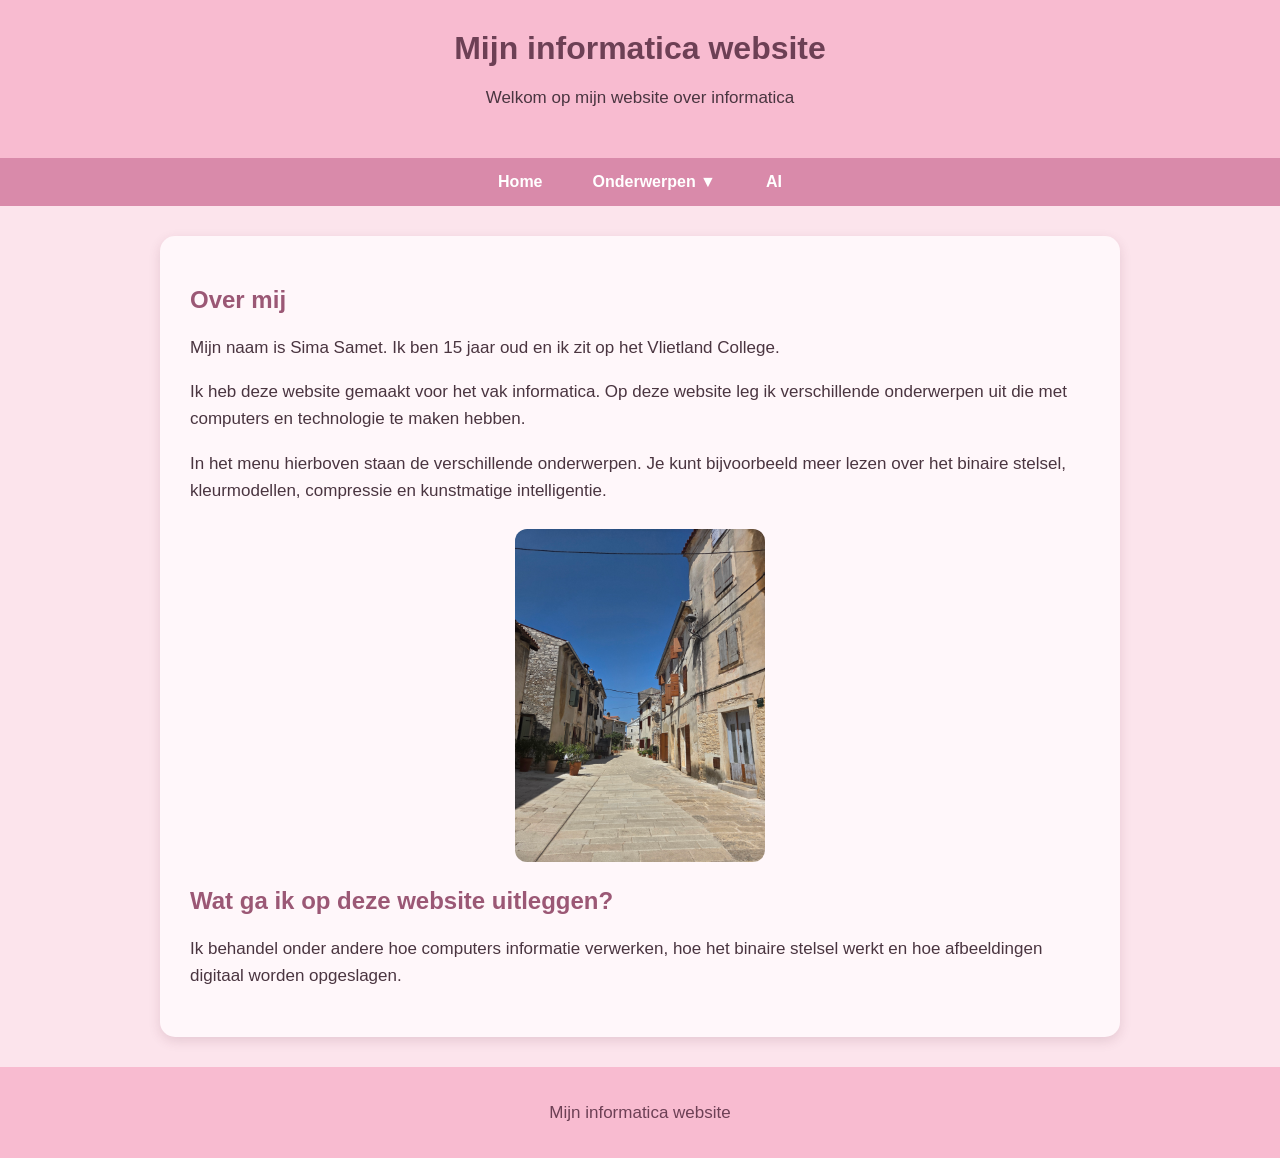
<file: index.html>
<!DOCTYPE html>
<html lang="nl">

<head>
    <meta charset="utf-8">
    <title>Mijn informatica website</title>

    <!-- Dit koppelt het CSS-bestand aan mijn homepage -->
    <link rel="stylesheet" type="text/css" href="opmaak.css">
</head>

<body>

    <!-- Dit is de bovenkant van mijn website -->
    <header>
        <h1>Mijn informatica website</h1>
        <p>Welkom op mijn website over informatica</p>
    </header>


    <!-- Dit is het menu van mijn website -->
    <nav>
        <ul>

            <!-- Link naar de homepage -->
            <li>
                <a href="index.html">Home</a>
            </li>

            <!-- Dit is het dropdownmenu -->
            <li class="dropdown">
                <a href="#">Onderwerpen ▼</a>

                <!-- Deze lijst verschijnt als ik over Onderwerpen ga -->
                <ul class="dropdown-inhoud">

                    <li>
                        <a href="invoer-verwerking-uitvoer.html">
                            Invoer - verwerking - uitvoer
                        </a>
                    </li>

                    <li>
                        <a href="binairstelsel.html">
                            Binair stelsel
                        </a>
                    </li>

                    <li>
                        <a href="kleurmodellen.html">
                            Kleurmodellen
                        </a>
                    </li>

                    <li>
                        <a href="compressie.html">
                            Compressie
                        </a>
                    </li>

                </ul>
            </li>

            <!-- Link naar de AI-pagina -->
            <li>
                <a href="ai.html">AI</a>
            </li>

        </ul>
    </nav>


    <!-- Hier staat de belangrijkste inhoud van mijn homepage -->
    <main>

        <h2>Over mij</h2>

        <p>
            Mijn naam is Sima Samet. Ik ben 15 jaar oud
            en ik zit op het Vlietland College.
        </p>

        <p>
            Ik heb deze website gemaakt voor het vak informatica.
            Op deze website leg ik verschillende onderwerpen uit
            die met computers en technologie te maken hebben.
        </p>

        <p>
            In het menu hierboven staan de verschillende onderwerpen.
            Je kunt bijvoorbeeld meer lezen over het binaire stelsel,
            kleurmodellen, compressie en kunstmatige intelligentie.
        </p>


        <!-- Afbeelding op mijn homepage -->
        <img class="homepage-afbeelding"
             src="20260725_142652(0).jpg"
             alt="Een foto van gebouwen in kroatië">


        <h2>Wat ga ik op deze website uitleggen?</h2>

        <p>
            Ik behandel onder andere hoe computers informatie verwerken,
            hoe het binaire stelsel werkt en hoe afbeeldingen digitaal
            worden opgeslagen.
        </p>

    </main>


    <!-- Dit is de onderkant van mijn website -->
    <footer>
        <p>Mijn informatica website</p>
    </footer>

</body>
</html>
</file>
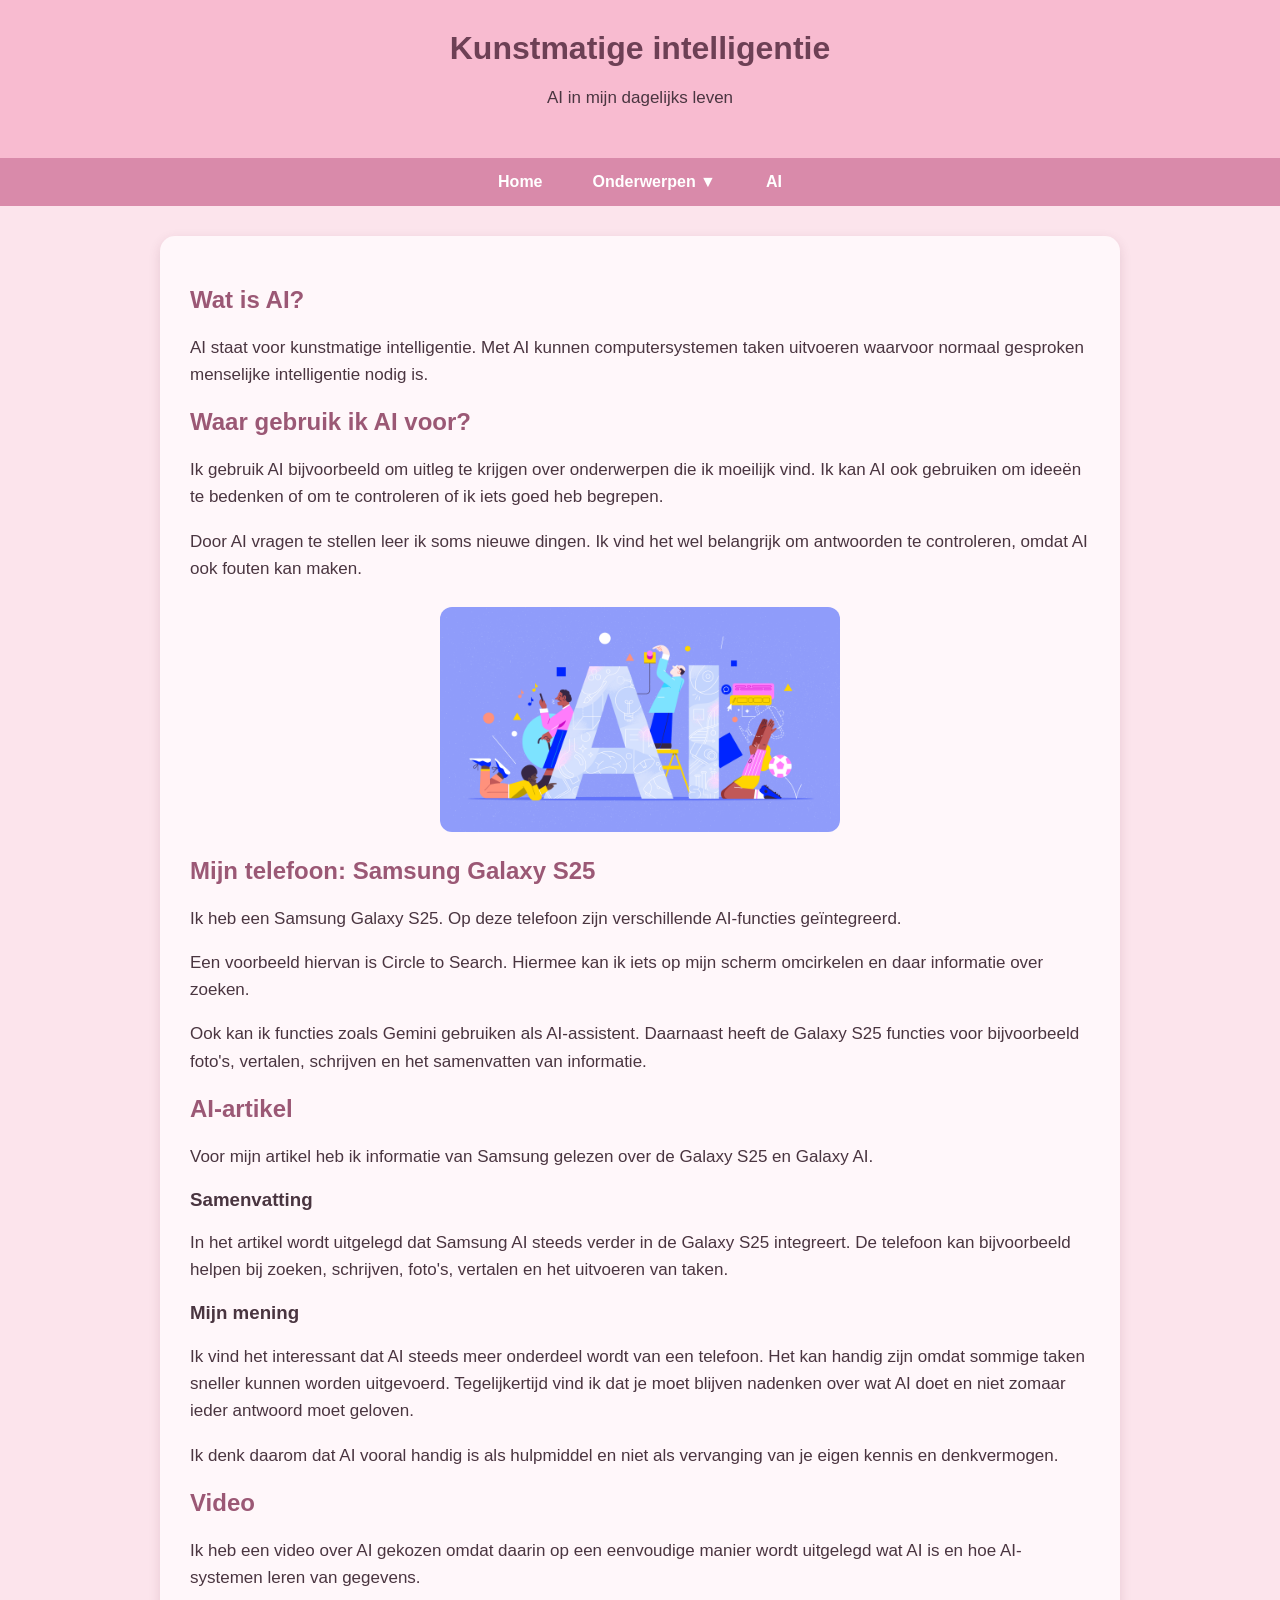
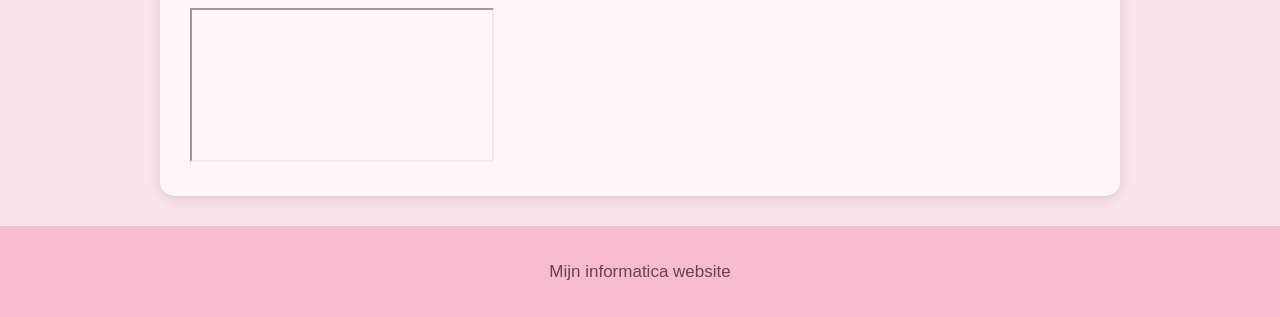
<file: ai.html>
<!DOCTYPE html>
<html lang="nl">

<head>
    <meta charset="utf-8">
    <title>Kunstmatige intelligentie</title>

    <!-- Dit koppelt mijn CSS-bestand aan deze pagina -->
    <link rel="stylesheet" type="text/css" href="opmaak.css">
</head>

<body>

    <!-- Titel van de pagina -->
    <header>
        <h1>Kunstmatige intelligentie</h1>
        <p>AI in mijn dagelijks leven</p>
    </header>


    <!-- Navigatiemenu -->
    <nav>
        <ul>

            <li>
                <a href="index.html">Home</a>
            </li>

            <li class="dropdown">
                <a href="#">Onderwerpen ▼</a>

                <ul class="dropdown-inhoud">

                    <li>
                        <a href="invoer-verwerking-uitvoer.html">
                            Invoer - verwerking - uitvoer
                        </a>
                    </li>

                    <li>
                        <a href="binairstelsel.html">
                            Binair stelsel
                        </a>
                    </li>

                    <li>
                        <a href="kleurmodellen.html">
                            Kleurmodellen
                        </a>
                    </li>

                    <li>
                        <a href="compressie.html">
                            Compressie
                        </a>
                    </li>

                </ul>
            </li>

            <li>
                <a href="ai.html">AI</a>
            </li>

        </ul>
    </nav>


    <main>

        <h2>Wat is AI?</h2>

        <p>
            AI staat voor kunstmatige intelligentie. Met AI kunnen
            computersystemen taken uitvoeren waarvoor normaal gesproken
            menselijke intelligentie nodig is.
        </p>


        <h2>Waar gebruik ik AI voor?</h2>

        <p>
            Ik gebruik AI bijvoorbeeld om uitleg te krijgen over
            onderwerpen die ik moeilijk vind. Ik kan AI ook gebruiken
            om ideeën te bedenken of om te controleren of ik iets
            goed heb begrepen.
        </p>

        <p>
            Door AI vragen te stellen leer ik soms nieuwe dingen.
            Ik vind het wel belangrijk om antwoorden te controleren,
            omdat AI ook fouten kan maken.
        </p>


        <!-- Afbeelding bij AI -->
        <img class="onderwerp-afbeelding"
             src="COVER.png"
             alt="Kunstmatige intelligentie">


        <h2>Mijn telefoon: Samsung Galaxy S25</h2>

        <p>
            Ik heb een Samsung Galaxy S25. Op deze telefoon zijn
            verschillende AI-functies geïntegreerd.
        </p>

        <p>
            Een voorbeeld hiervan is Circle to Search. Hiermee kan
            ik iets op mijn scherm omcirkelen en daar informatie
            over zoeken.
        </p>

        <p>
            Ook kan ik functies zoals Gemini gebruiken als
            AI-assistent. Daarnaast heeft de Galaxy S25 functies
            voor bijvoorbeeld foto's, vertalen, schrijven en
            het samenvatten van informatie.
        </p>


        <h2>AI-artikel</h2>

        <p>
            Voor mijn artikel heb ik informatie van Samsung gelezen
            over de Galaxy S25 en Galaxy AI.
        </p>

        <h3>Samenvatting</h3>

        <p>
            In het artikel wordt uitgelegd dat Samsung AI steeds
            verder in de Galaxy S25 integreert. De telefoon kan
            bijvoorbeeld helpen bij zoeken, schrijven, foto's,
            vertalen en het uitvoeren van taken.
        </p>

        <h3>Mijn mening</h3>

        <p>
            Ik vind het interessant dat AI steeds meer onderdeel
            wordt van een telefoon. Het kan handig zijn omdat
            sommige taken sneller kunnen worden uitgevoerd.
            Tegelijkertijd vind ik dat je moet blijven nadenken
            over wat AI doet en niet zomaar ieder antwoord moet
            geloven.
        </p>

        <p>
            Ik denk daarom dat AI vooral handig is als hulpmiddel
            en niet als vervanging van je eigen kennis en
            denkvermogen.
        </p>


        <h2>Video</h2>

        <p>
            Ik heb een video over AI gekozen omdat daarin op een
            eenvoudige manier wordt uitgelegd wat AI is en hoe
            AI-systemen leren van gegevens.
        </p>


        <!--
        Ik heb deze video bekeken voordat ik hem aan mijn website toevoeg.
        De video legt AI uit met algoritmen, data en neurale netwerken.
        -->
        <div class="video">
            <iframe
                src="https://www.youtube.com/embed/zFPvVY2nvao"
                title="Hoe werkt AI?"
                allowfullscreen>
            </iframe>
        </div>

    </main>


    <footer>
        <p>Mijn informatica website</p>
    </footer>

</body>
</html>
</file>
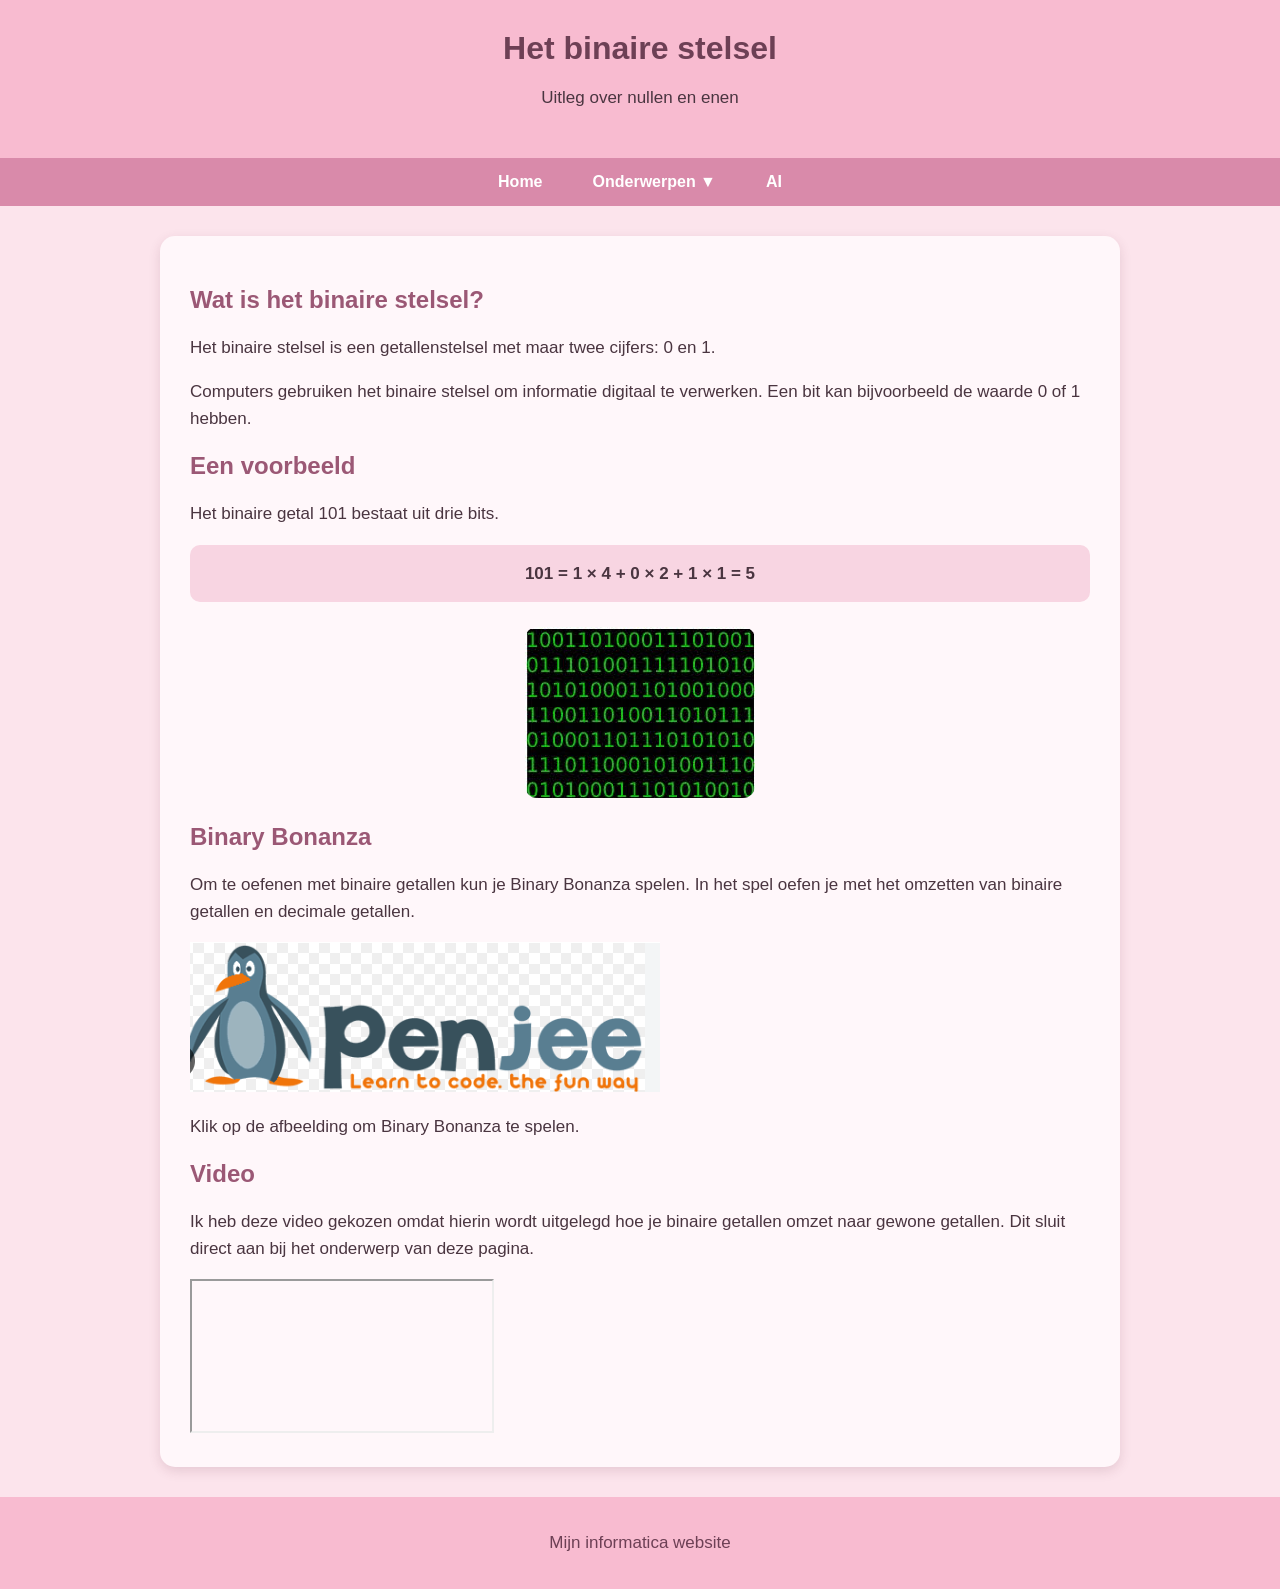
<file: binairstelsel.html>
<!DOCTYPE html>
<html lang="nl">

<head>
    <meta charset="utf-8">
    <title>Binair stelsel</title>

    <!-- Dit koppelt mijn CSS-bestand aan deze pagina -->
    <link rel="stylesheet" type="text/css" href="opmaak.css">
</head>

<body>

    <!-- Titel van de pagina -->
    <header>
        <h1>Het binaire stelsel</h1>
        <p>Uitleg over nullen en enen</p>
    </header>


    <!-- Navigatiemenu -->
    <nav>
        <ul>

            <li>
                <a href="index.html">Home</a>
            </li>

            <li class="dropdown">
                <a href="#">Onderwerpen ▼</a>

                <ul class="dropdown-inhoud">

                    <li>
                        <a href="invoer-verwerking-uitvoer.html">
                            Invoer - verwerking - uitvoer
                        </a>
                    </li>

                    <li>
                        <a href="binairstelsel.html">
                            Binair stelsel
                        </a>
                    </li>

                    <li>
                        <a href="kleurmodellen.html">
                            Kleurmodellen
                        </a>
                    </li>

                    <li>
                        <a href="compressie.html">
                            Compressie
                        </a>
                    </li>

                </ul>
            </li>

            <li>
                <a href="ai.html">AI</a>
            </li>

        </ul>
    </nav>


    <!-- Hoofdinhoud -->
    <main>

        <h2>Wat is het binaire stelsel?</h2>

        <p>
            Het binaire stelsel is een getallenstelsel met maar
            twee cijfers: 0 en 1.
        </p>

        <p>
            Computers gebruiken het binaire stelsel om informatie
            digitaal te verwerken. Een bit kan bijvoorbeeld de
            waarde 0 of 1 hebben.
        </p>


        <h2>Een voorbeeld</h2>

        <p>
            Het binaire getal 101 bestaat uit drie bits.
        </p>

        <p class="voorbeeld">
            101 = 1 × 4 + 0 × 2 + 1 × 1 = 5
        </p>


        <!-- Afbeelding over het binaire stelsel -->
        <img class="onderwerp-afbeelding"
             src="images (2).jpeg"
             alt="Een afbeelding met binaire cijfers">


        <h2>Binary Bonanza</h2>

        <p>
            Om te oefenen met binaire getallen kun je Binary Bonanza
            spelen. In het spel oefen je met het omzetten van
            binaire getallen en decimale getallen.
        </p>


        <!--
        Deze afbeelding is een link.
        Als je op de afbeelding klikt, opent Binary Bonanza.
        -->
        <a href="https://games.penjee.com/binary-bonanza/"
           target="_blank">

            <img class="link-afbeelding"
                 src="Screenshot 2026-10-11 16.05.22.png"
                 alt="Klik hier om Binary Bonanza te spelen">

        </a>

        <p class="kleine-tekst">
            Klik op de afbeelding om Binary Bonanza te spelen.
        </p>


        <h2>Video</h2>

        <p>
            Ik heb deze video gekozen omdat hierin wordt uitgelegd
            hoe je binaire getallen omzet naar gewone getallen.
            Dit sluit direct aan bij het onderwerp van deze pagina.
        </p>


        <!--
        Deze video legt het binaire positiestelsel uit.
        Ik heb de video bekeken voordat ik hem aan de website toevoeg.
        -->
        <div class="video">
            <iframe
                src="https://www.youtube.com/embed/bQ5RcTE8_dE"
                title="Uitleg over het binaire positiestelsel"
                allowfullscreen>
            </iframe>
        </div>

    </main>


    <!-- Voettekst -->
    <footer>
        <p>Mijn informatica website</p>
    </footer>

</body>
</html>
</file>
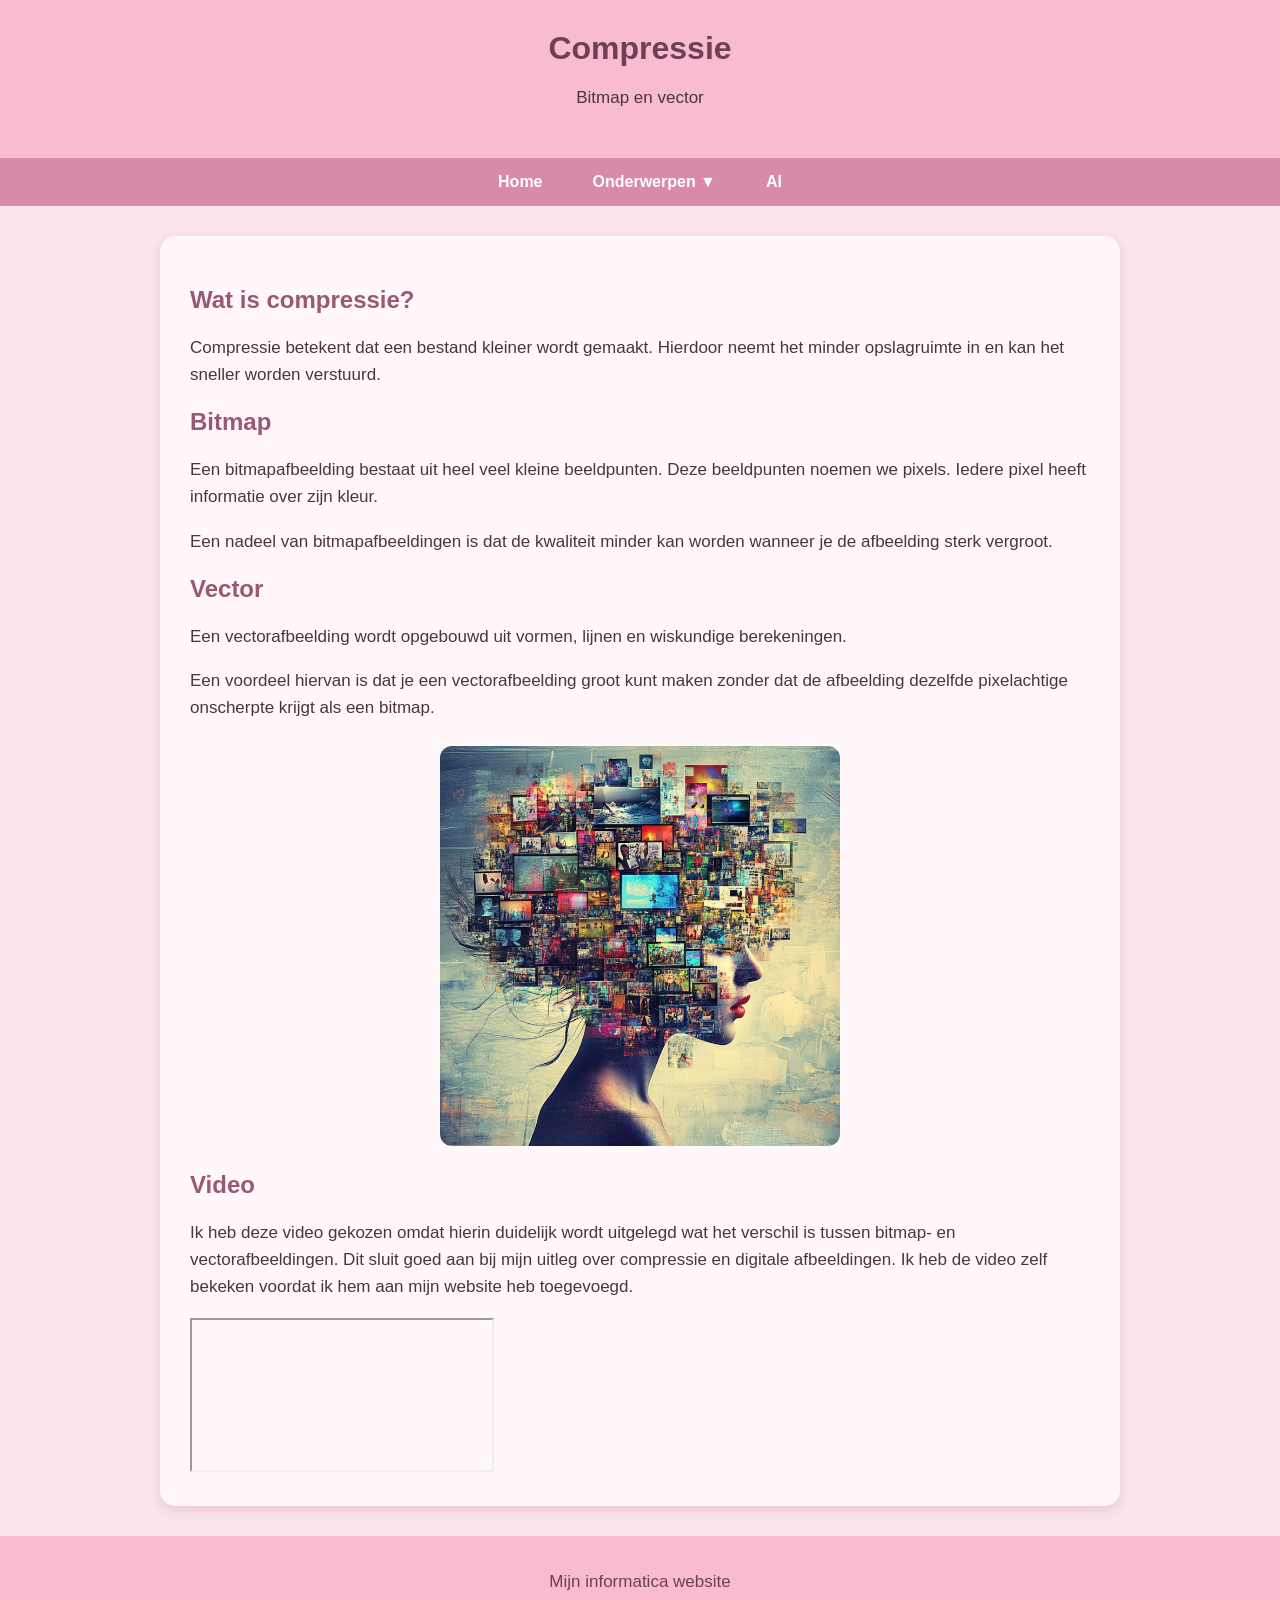
<file: compressie.html>
<!DOCTYPE html>
<html lang="nl">

<head>
    <meta charset="utf-8">
    <title>Compressie</title>

    <!-- Dit koppelt mijn CSS-bestand aan deze pagina -->
    <link rel="stylesheet" type="text/css" href="opmaak.css">
</head>

<body>

    <!-- Titel -->
    <header>
        <h1>Compressie</h1>
        <p>Bitmap en vector</p>
    </header>


    <!-- Navigatiemenu -->
    <nav>
        <ul>

            <li>
                <a href="index.html">Home</a>
            </li>

            <li class="dropdown">
                <a href="#">Onderwerpen ▼</a>

                <ul class="dropdown-inhoud">

                    <li>
                        <a href="invoer-verwerking-uitvoer.html">
                            Invoer - verwerking - uitvoer
                        </a>
                    </li>

                    <li>
                        <a href="binairstelsel.html">
                            Binair stelsel
                        </a>
                    </li>

                    <li>
                        <a href="kleurmodellen.html">
                            Kleurmodellen
                        </a>
                    </li>

                    <li>
                        <a href="compressie.html">
                            Compressie
                        </a>
                    </li>

                </ul>
            </li>

            <li>
                <a href="ai.html">AI</a>
            </li>

        </ul>
    </nav>


    <main>

        <h2>Wat is compressie?</h2>

        <p>
            Compressie betekent dat een bestand kleiner wordt gemaakt.
            Hierdoor neemt het minder opslagruimte in en kan het
            sneller worden verstuurd.
        </p>


        <h2>Bitmap</h2>

        <p>
            Een bitmapafbeelding bestaat uit heel veel kleine
            beeldpunten. Deze beeldpunten noemen we pixels.
            Iedere pixel heeft informatie over zijn kleur.
        </p>

        <p>
            Een nadeel van bitmapafbeeldingen is dat de kwaliteit
            minder kan worden wanneer je de afbeelding sterk vergroot.
        </p>


        <h2>Vector</h2>

        <p>
            Een vectorafbeelding wordt opgebouwd uit vormen,
            lijnen en wiskundige berekeningen.
        </p>

        <p>
            Een voordeel hiervan is dat je een vectorafbeelding
            groot kunt maken zonder dat de afbeelding dezelfde
            pixelachtige onscherpte krijgt als een bitmap.
        </p>


        <!-- Afbeelding over compressie -->
        <img class="onderwerp-afbeelding"
             src="digitale-media-bijvoorbeeld-online-nieuwswebsites-blogs_1327465-55721.avif"
             alt="Voorbeeld van digitale afbeeldingen">


        <h2>Video</h2>

        <p>
             Ik heb deze video gekozen omdat hierin duidelijk wordt uitgelegd
    wat het verschil is tussen bitmap- en vectorafbeeldingen.
    Dit sluit goed aan bij mijn uitleg over compressie en digitale
    afbeeldingen. Ik heb de video zelf bekeken voordat ik hem
    aan mijn website heb toegevoegd.
        </p>


        <!-- Zoek hier zelf een geschikte korte video -->
        <div class="video">
            <iframe
                src="https://www.youtube.com/embed/U-X_rosRORg"
                title="Bitmap en vector uitleg"
                allowfullscreen>
            </iframe>
        </div>

    </main>


    <footer>
        <p>Mijn informatica website</p>
    </footer>

</body>
</html>
</file>
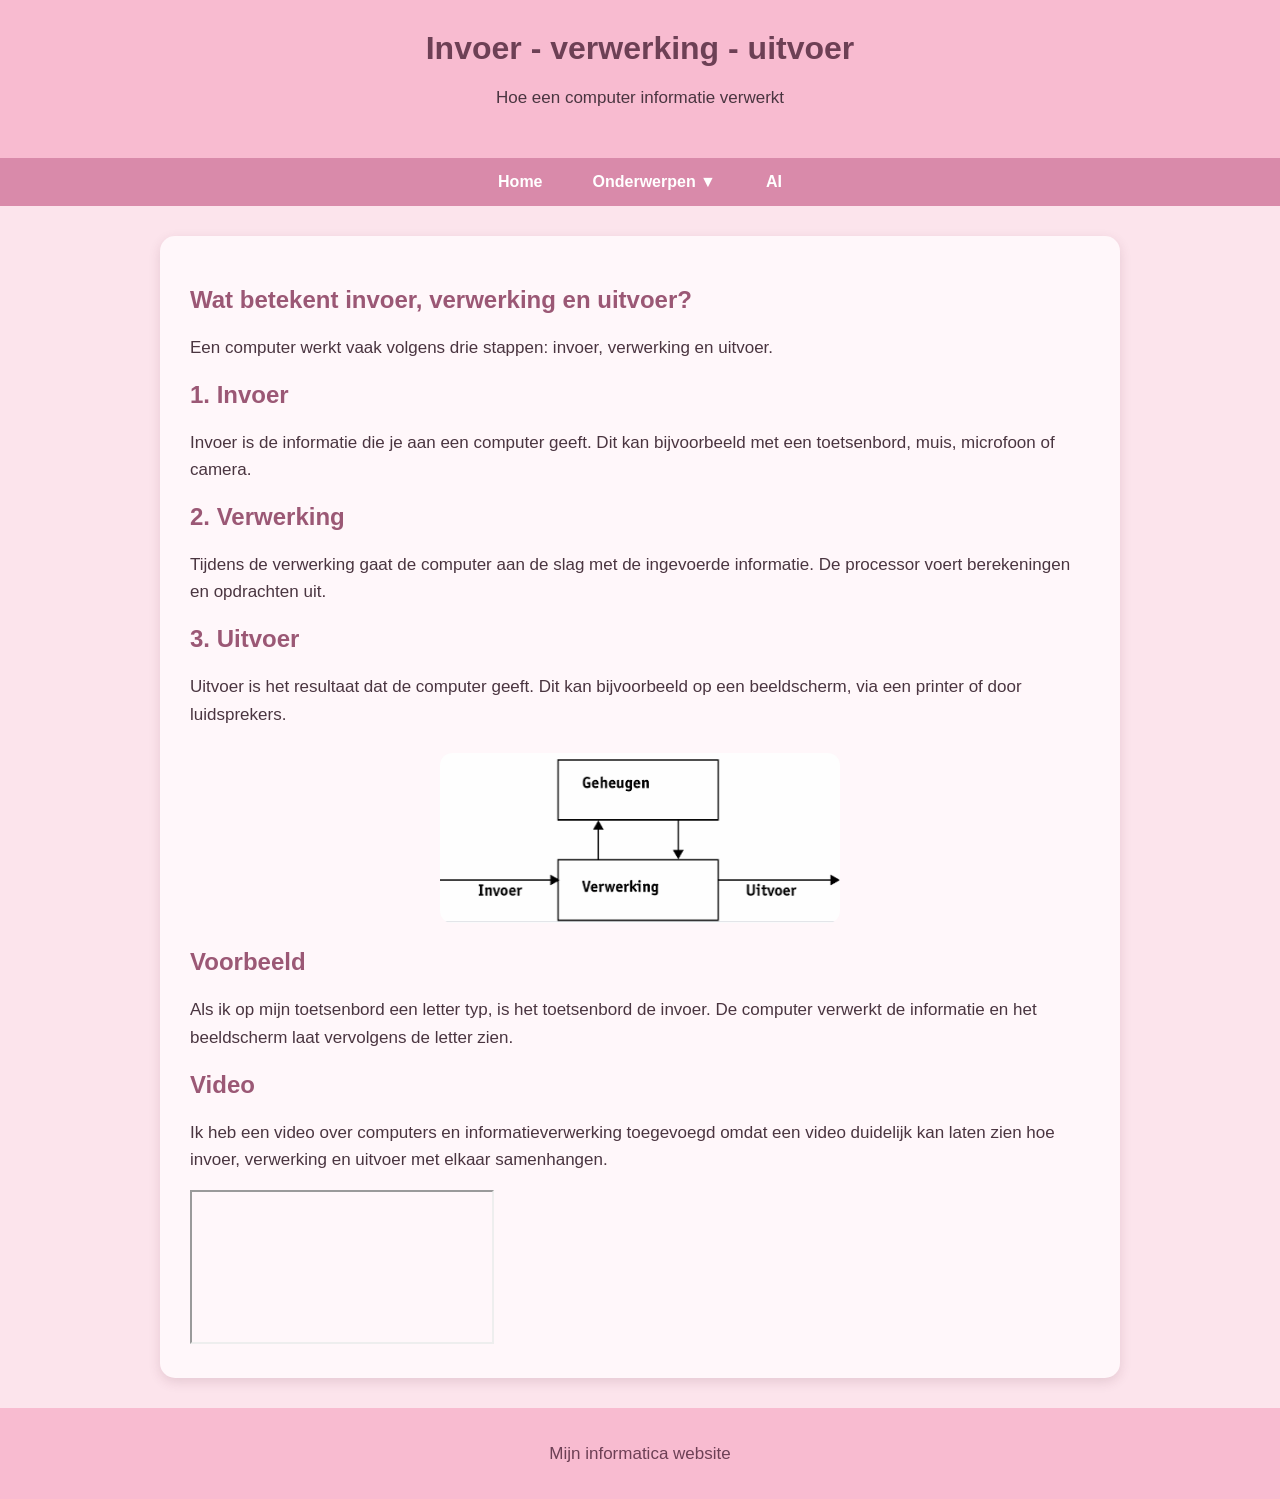
<file: invoer-verwerking-uitvoer.html>
<!DOCTYPE html>
<html lang="nl">

<head>
    <meta charset="utf-8">
    <title>Invoer - verwerking - uitvoer</title>

    <!-- Dit koppelt mijn CSS-bestand aan deze pagina -->
    <link rel="stylesheet" type="text/css" href="opmaak.css">
</head>

<body>

    <!-- Titel van deze pagina -->
    <header>
        <h1>Invoer - verwerking - uitvoer</h1>
        <p>Hoe een computer informatie verwerkt</p>
    </header>


    <!-- Navigatiemenu -->
    <nav>
        <ul>

            <li>
                <a href="index.html">Home</a>
            </li>

            <!-- Dropdownmenu -->
            <li class="dropdown">
                <a href="#">Onderwerpen ▼</a>

                <ul class="dropdown-inhoud">

                    <li>
                        <a href="invoer-verwerking-uitvoer.html">
                            Invoer - verwerking - uitvoer
                        </a>
                    </li>

                    <li>
                        <a href="binairstelsel.html">
                            Binair stelsel
                        </a>
                    </li>

                    <li>
                        <a href="kleurmodellen.html">
                            Kleurmodellen
                        </a>
                    </li>

                    <li>
                        <a href="compressie.html">
                            Compressie
                        </a>
                    </li>

                </ul>
            </li>

            <li>
                <a href="ai.html">AI</a>
            </li>

        </ul>
    </nav>


    <!-- Hoofdinhoud -->
    <main>

        <h2>Wat betekent invoer, verwerking en uitvoer?</h2>

        <p>
            Een computer werkt vaak volgens drie stappen:
            invoer, verwerking en uitvoer.
        </p>


        <h2>1. Invoer</h2>

        <p>
            Invoer is de informatie die je aan een computer geeft.
            Dit kan bijvoorbeeld met een toetsenbord, muis,
            microfoon of camera.
        </p>


        <h2>2. Verwerking</h2>

        <p>
            Tijdens de verwerking gaat de computer aan de slag
            met de ingevoerde informatie. De processor voert
            berekeningen en opdrachten uit.
        </p>


        <h2>3. Uitvoer</h2>

        <p>
            Uitvoer is het resultaat dat de computer geeft.
            Dit kan bijvoorbeeld op een beeldscherm, via een
            printer of door luidsprekers.
        </p>


        <!-- Afbeelding bij dit onderwerp -->
        <img class="onderwerp-afbeelding"
             src="images.png"
             alt="Een computer met invoer en uitvoer">


        <h2>Voorbeeld</h2>

        <p>
            Als ik op mijn toetsenbord een letter typ, is het
            toetsenbord de invoer. De computer verwerkt de informatie
            en het beeldscherm laat vervolgens de letter zien.
        </p>


        <!-- YouTube-video -->
        <h2>Video</h2>

        <p>
            Ik heb een video over computers en informatieverwerking
            toegevoegd omdat een video duidelijk kan laten zien
            hoe invoer, verwerking en uitvoer met elkaar samenhangen.
        </p>

        <!--
        Ik heb de video zelf bekeken voordat ik hem op mijn website zet.
        Controleer zelf ook de video voordat je de website inlevert.
        -->
        <div class="video">
            <iframe
                src="https://www.youtube.com/embed/zFPvVY2nvao"
                title="Uitleg over computertechnologie"
                allowfullscreen>
            </iframe>
        </div>

    </main>


    <!-- Voettekst -->
    <footer>
        <p>Mijn informatica website</p>
    </footer>

</body>
</html>
</file>
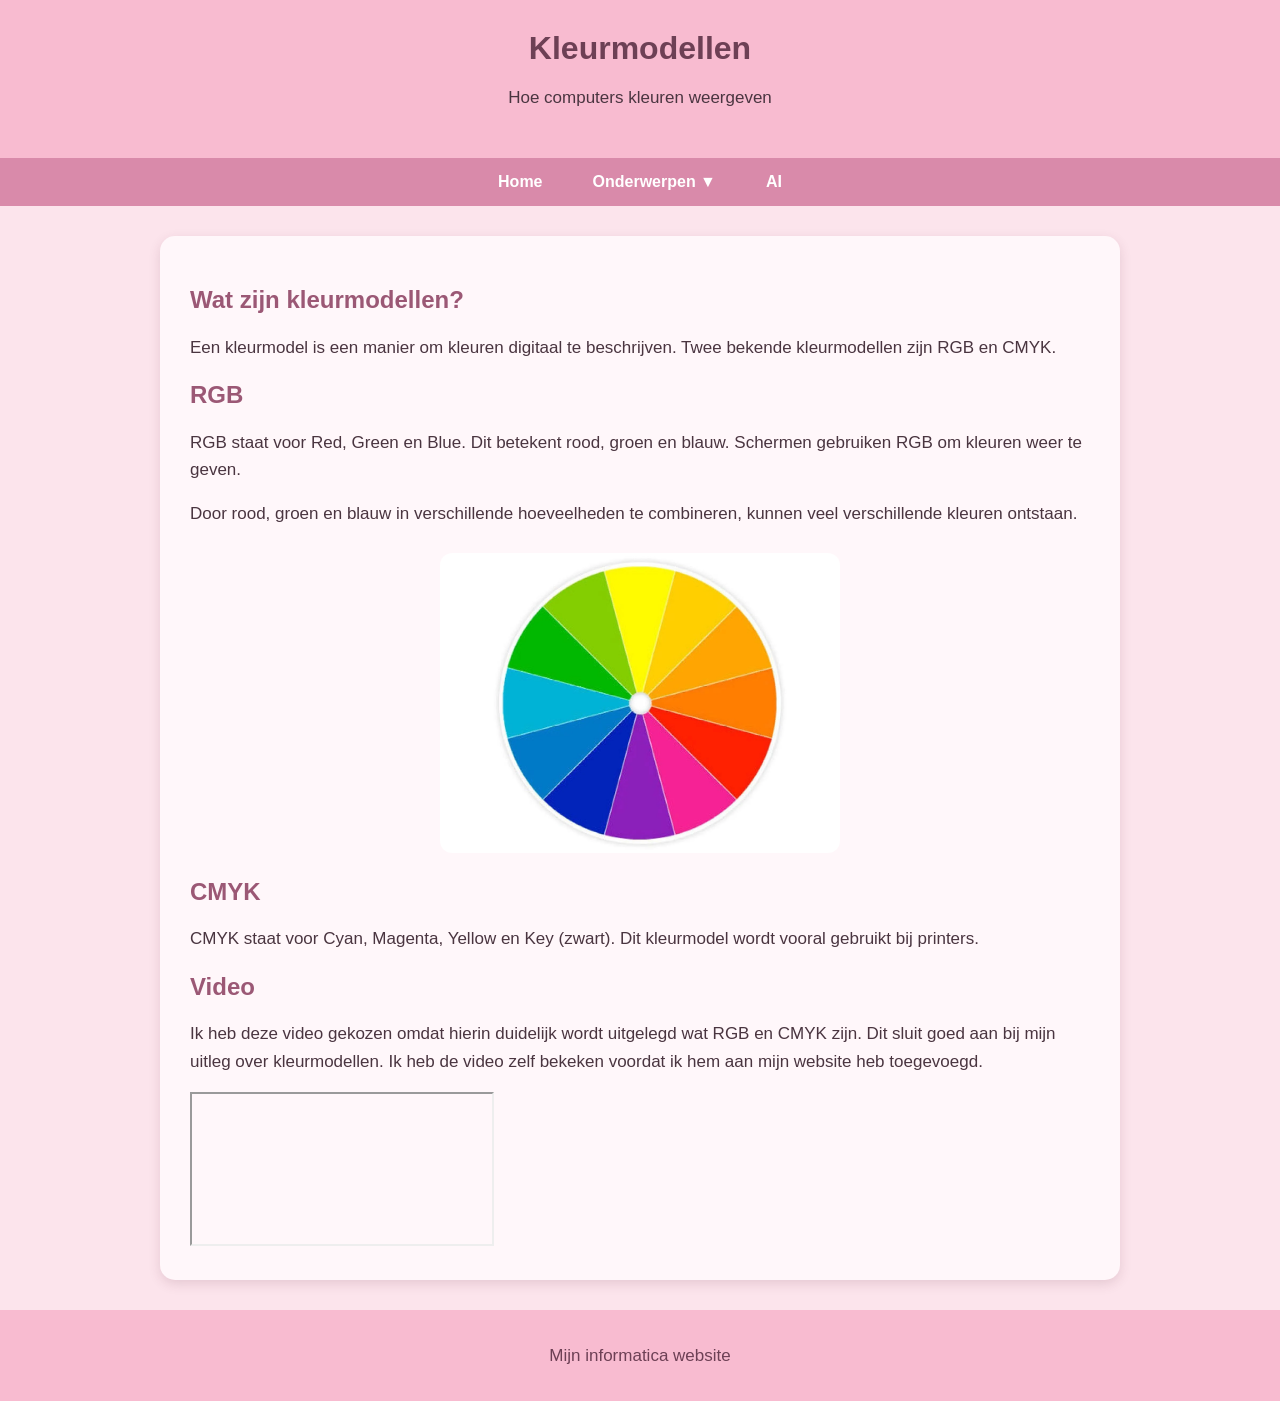
<file: kleurmodellen.html>
<!DOCTYPE html>
<html lang="nl">

<head>
    <meta charset="utf-8">
    <title>Kleurmodellen</title>

    <!-- Dit koppelt mijn CSS-bestand aan deze pagina -->
    <link rel="stylesheet" type="text/css" href="opmaak.css">
</head>

<body>

    <!-- Titel van de pagina -->
    <header>
        <h1>Kleurmodellen</h1>
        <p>Hoe computers kleuren weergeven</p>
    </header>


    <!-- Navigatiemenu -->
    <nav>
        <ul>

            <li>
                <a href="index.html">Home</a>
            </li>

            <li class="dropdown">
                <a href="#">Onderwerpen ▼</a>

                <ul class="dropdown-inhoud">

                    <li>
                        <a href="invoer-verwerking-uitvoer.html">
                            Invoer - verwerking - uitvoer
                        </a>
                    </li>

                    <li>
                        <a href="binairstelsel.html">
                            Binair stelsel
                        </a>
                    </li>

                    <li>
                        <a href="kleurmodellen.html">
                            Kleurmodellen
                        </a>
                    </li>

                    <li>
                        <a href="compressie.html">
                            Compressie
                        </a>
                    </li>

                </ul>
            </li>

            <li>
                <a href="ai.html">AI</a>
            </li>

        </ul>
    </nav>


    <main>

        <h2>Wat zijn kleurmodellen?</h2>

        <p>
            Een kleurmodel is een manier om kleuren digitaal
            te beschrijven. Twee bekende kleurmodellen zijn RGB
            en CMYK.
        </p>


        <h2>RGB</h2>

        <p>
            RGB staat voor Red, Green en Blue. Dit betekent rood,
            groen en blauw. Schermen gebruiken RGB om kleuren
            weer te geven.
        </p>

        <p>
            Door rood, groen en blauw in verschillende hoeveelheden
            te combineren, kunnen veel verschillende kleuren ontstaan.
        </p>


        <img class="onderwerp-afbeelding"
             src="unnamed_2_bd590797-e6b9-47e1-bd4a-8527111058a1.webp"
             alt="Verschillende kleuren">


        <h2>CMYK</h2>

        <p>
            CMYK staat voor Cyan, Magenta, Yellow en Key (zwart).
            Dit kleurmodel wordt vooral gebruikt bij printers.
        </p>


        <h2>Video</h2>

        <p>
           Ik heb deze video gekozen omdat hierin duidelijk wordt uitgelegd
    wat RGB en CMYK zijn. Dit sluit goed aan bij mijn uitleg over
    kleurmodellen. Ik heb de video zelf bekeken voordat ik hem
    aan mijn website heb toegevoegd.
        </p>


        <!-- Controleer zelf of deze video geschikt is voordat je hem inlevert -->
        <div class="video">
            <iframe
                src="https://www.youtube.com/embed/sbLIh3vq_cM"
                title="RGB, CMYK en PMS: wat zijn de verschillen?"
                allowfullscreen>
            </iframe>
        </div>

    </main>


    <footer>
        <p>Mijn informatica website</p>
    </footer>

</body>
</html>
</file>
<file: opmaak.css>
/* =========================================
   ALGEMENE OPMAAK
   ========================================= */

/* De achtergrond en standaardtekst van de website */
body {
    background-color: #fce4ec;
    color: #4a3540;
    font-family: Verdana, Arial, sans-serif;
    margin: 0;
}


/* =========================================
   HEADER
   ========================================= */

/* De bovenkant van iedere pagina */
header {
    background-color: #f8bbd0;
    text-align: center;
    padding: 30px;
}


/* De grote titel */
h1 {
    color: #6d4055;
    margin: 0 0 10px 0;
}


/* De kleinere titels */
h2 {
    color: #9b5875;
}


/* =========================================
   MENU
   ========================================= */

/* De achtergrond van het menu */
nav {
    background-color: #d98aaa;
}


/* De lijst van het hoofdmenu */
nav > ul {
    list-style-type: none;
    margin: 0;
    padding: 0;

    /* Hierdoor staan Home en Onderwerpen naast elkaar */
    display: flex;

    /* Het menu staat in het midden */
    justify-content: center;
}


/* Ieder onderdeel van het menu */
nav li {
    position: relative;
}


/* De links van het menu */
nav a {
    display: block;
    color: white;
    text-decoration: none;
    padding: 15px 25px;
    font-weight: bold;
}


/* Kleur wanneer je met de muis over een menu-link gaat */
nav a:hover {
    background-color: #b96789;
}


/* =========================================
   DROPDOWNMENU
   ========================================= */

/* Het dropdownmenu is standaard verborgen */
.dropdown-inhoud {
    display: none;

    /* Het menu komt onder het hoofdmenu */
    position: absolute;

    background-color: #d98aaa;

    /* Breedte van het dropdownmenu */
    min-width: 200px;

    padding: 0;
    margin: 0;

    /* Het menu komt boven andere elementen te staan */
    z-index: 10;
}


/* Het dropdownmenu verschijnt wanneer je eroverheen gaat */
.dropdown:hover .dropdown-inhoud {
    display: block;
}


/* De onderdelen van het dropdownmenu */
.dropdown-inhoud li {
    width: 100%;
}


/* De links in het dropdownmenu */
.dropdown-inhoud a {
    padding: 12px 18px;
}


/* Hoverkleur van de dropdownlinks */
.dropdown-inhoud a:hover {
    background-color: #b96789;
}


/* =========================================
   HOOFDINHOUD
   ========================================= */

/* Het witte vlak waarin de tekst staat */
main {
    background-color: #fff7fa;

    /* Maximale breedte */
    max-width: 900px;

    /* Zet het vlak in het midden */
    margin: 30px auto;

    /* Ruimte rondom de tekst */
    padding: 30px;

    /* Afgeronde hoeken */
    border-radius: 15px;

    /* Lichte schaduw */
    box-shadow: 0 4px 12px rgba(100, 50, 70, 0.15);
}


/* Tekst in paragrafen */
p {
    font-size: 17px;
    line-height: 1.6;
}


/* =========================================
   AFBEELDINGEN
   ========================================= */

/* Afbeelding op de homepage */
.homepage-afbeelding {
    display: block;

    width: 250px;
    height: auto;

    /* Afbeelding in het midden */
    margin: 25px auto;

    /* Afgeronde hoeken */
    border-radius: 12px;
}


/* Afbeeldingen op de onderwerp-pagina's */
.onderwerp-afbeelding {
    display: block;

    max-width: 400px;
    height: auto;

    /* Afbeelding in het midden */
    margin: 25px auto;

    border-radius: 12px;
}


/* Voorbeeld van een binaire berekening */
.voorbeeld {
    background-color: #f8d5e2;
    padding: 15px;
    border-radius: 10px;
    text-align: center;
    font-weight: bold;
}


/* =========================================
   FOOTER
   ========================================= */

/* De onderkant van de website */
footer {
    background-color: #f8bbd0;
    color: #6d4055;
    text-align: center;
    padding: 15px;
    margin-top: 30px;
}
</file>
